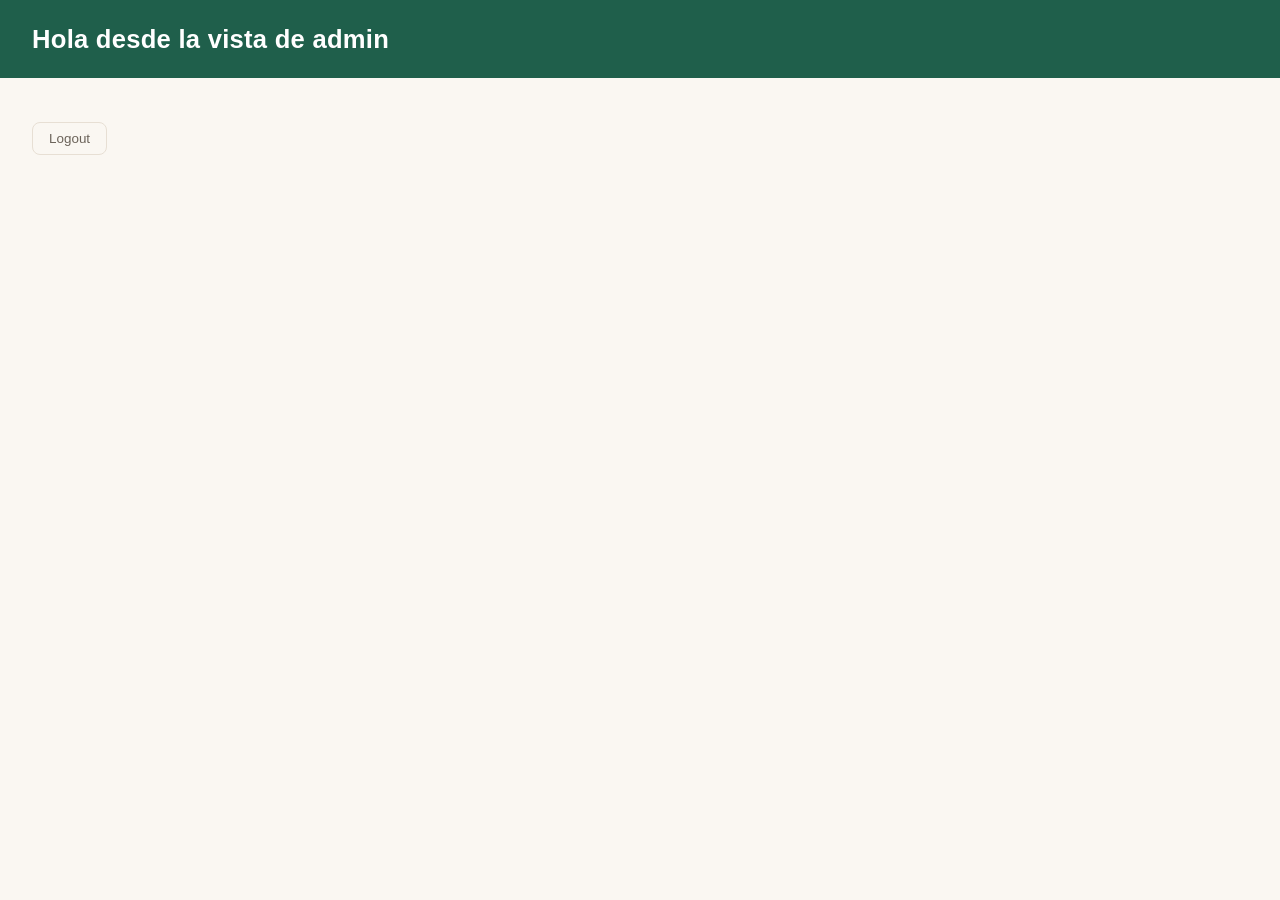
<file: src/pages/admin/home/home.html>
<!DOCTYPE html>
<html lang="es">

<head>
    <meta charset="UTF-8">
    <meta name="viewport" content="width=device-width, initial-scale=1.0">
    <link rel="stylesheet" href="../../../style.css">
    <title>Food Store: Vista del Administrador</title>
</head>

<body>
    <h1>Hola desde la vista de admin</h1>
    <button id="logoutButton">Logout</button>
    <script type="module" src="/src/main.ts"></script>
    <script type="module" src="./home.ts"></script>
</body>


</html>
</file>
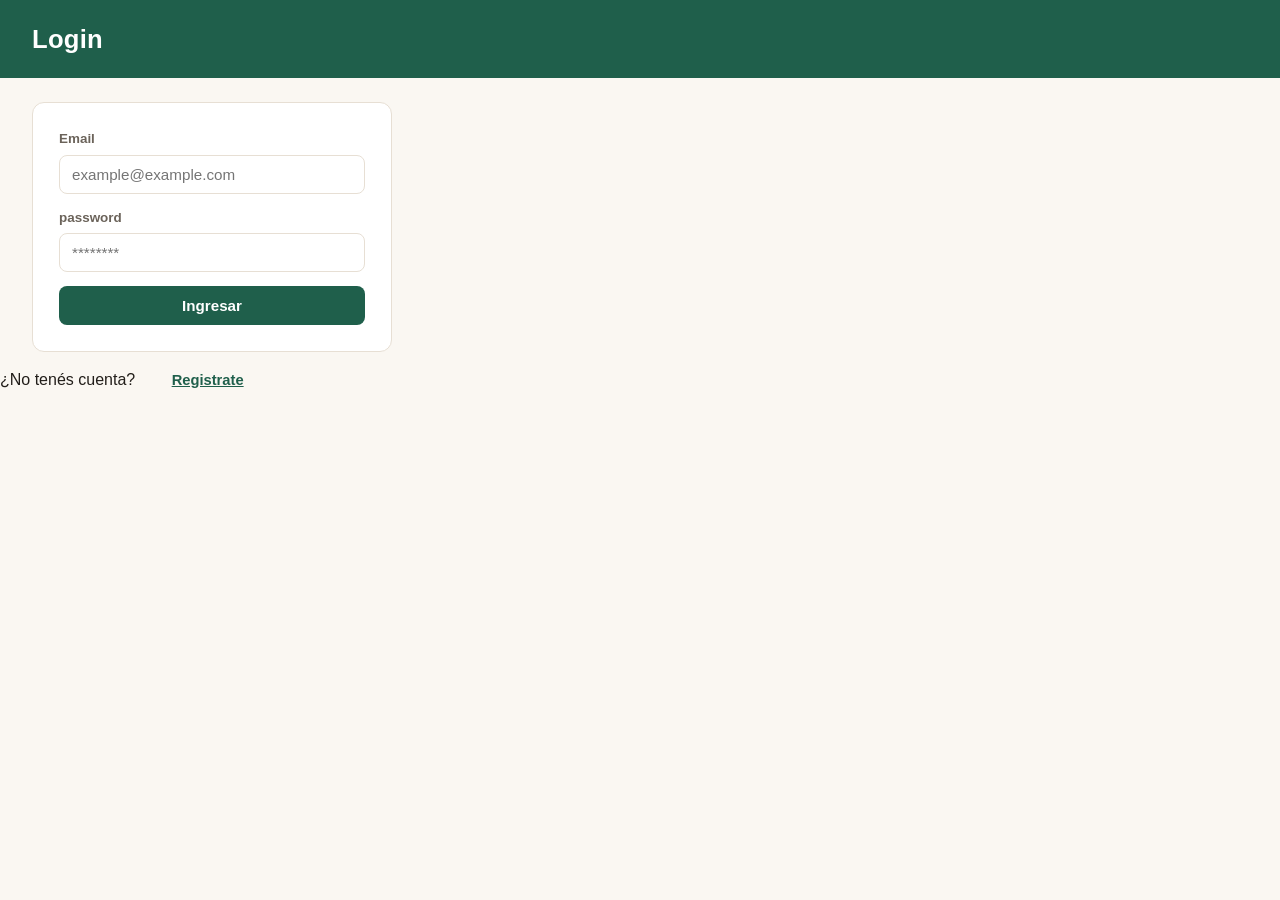
<file: src/pages/auth/login/login.html>
<!DOCTYPE html>
<html lang="en">

<head>
    <meta charset="UTF-8">
    <meta name="viewport" content="width=device-width, initial-scale=1.0">
    <link rel="stylesheet" href="../../../style.css">
    <title>Login</title>
</head>

<body>
    <h1> Login</h1>

    <form id="form">

        <div>
            <label for="email">Email</label>
            <input type="email" id="email" name="email" autocomplete="off" placeholder="example@example.com">
        </div>
        <div>
            <label for="password">password</label>
            <input type="password" id="password" name="password" autocomplete="off" placeholder="********">
        </div>
       
        <button type="submit">Ingresar</button>

    </form>

    <p>¿No tenés cuenta? <a href="/src/pages/auth/registro/registro.html">Registrate</a></p>

    <script type="module" src="./login.ts"></script>
</body>

</html>
</file>
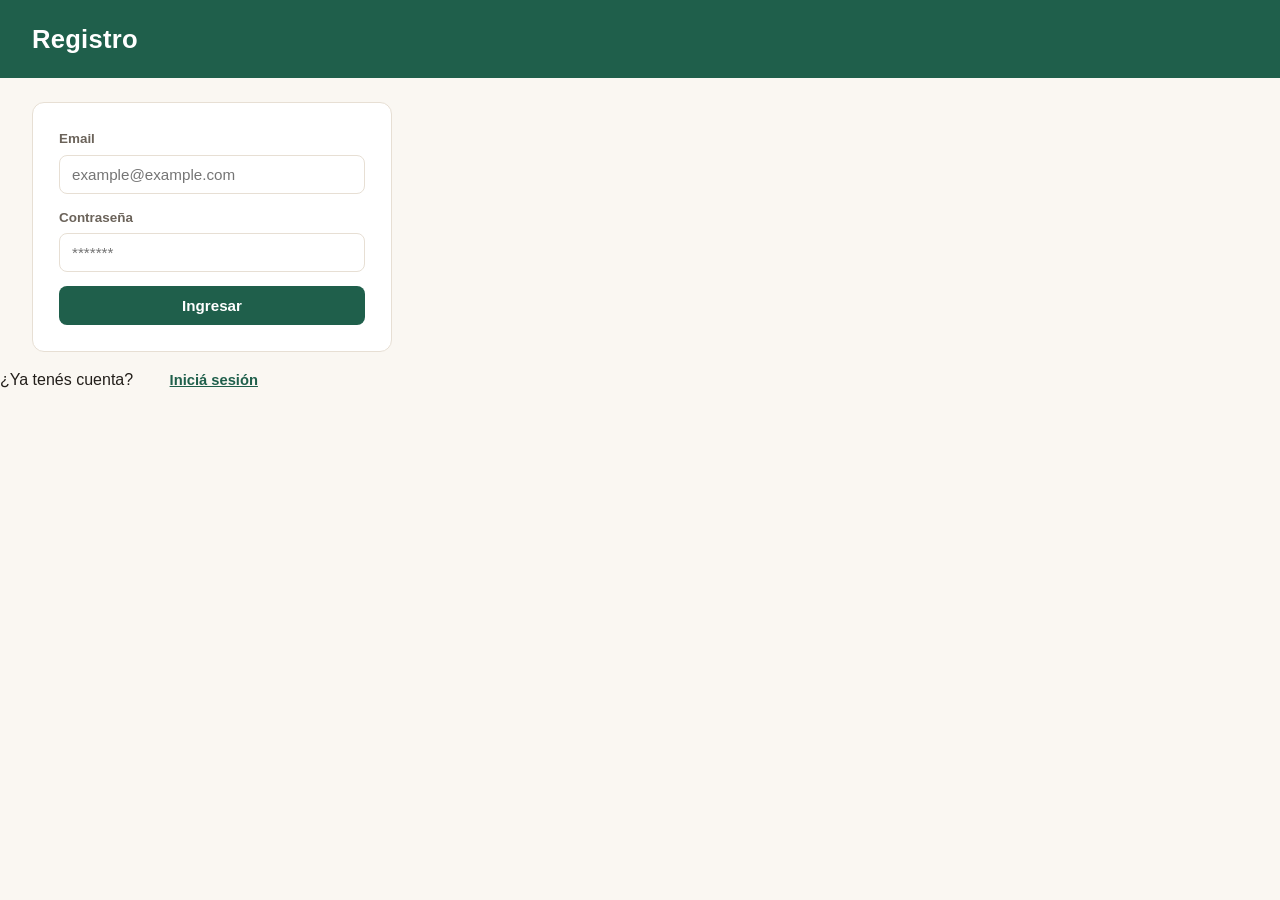
<file: src/pages/auth/registro/registro.html>
<!DOCTYPE html>
<html lang="en">

<head>
    <meta charset="UTF-8">
    <meta name="viewport" content="width=device-width, initial-scale=1.0">
    <link rel="stylesheet" href="../../../style.css">
    <title>Registro</title>
</head>

<body>
    <h1>Registro</h1>
    <form id="form"> 
        <div> 
            <label for="email">Email</label>
            <input type="email" id="email" name="email" autocomplete="off" placeholder="example@example.com">
        </div>
        <div>   
            <label for="password">Contraseña</label>
            <input type="password" id="password" name="password" autocomplete="off" placeholder="*******">
        </div>
        <button type="submit">Ingresar</button>
    </form>

    <p>¿Ya tenés cuenta? <a href="/src/pages/auth/login/login.html">Iniciá sesión</a></p>

    <script type="module" src="./registro.ts"></script>
</body>

</html>
</file>
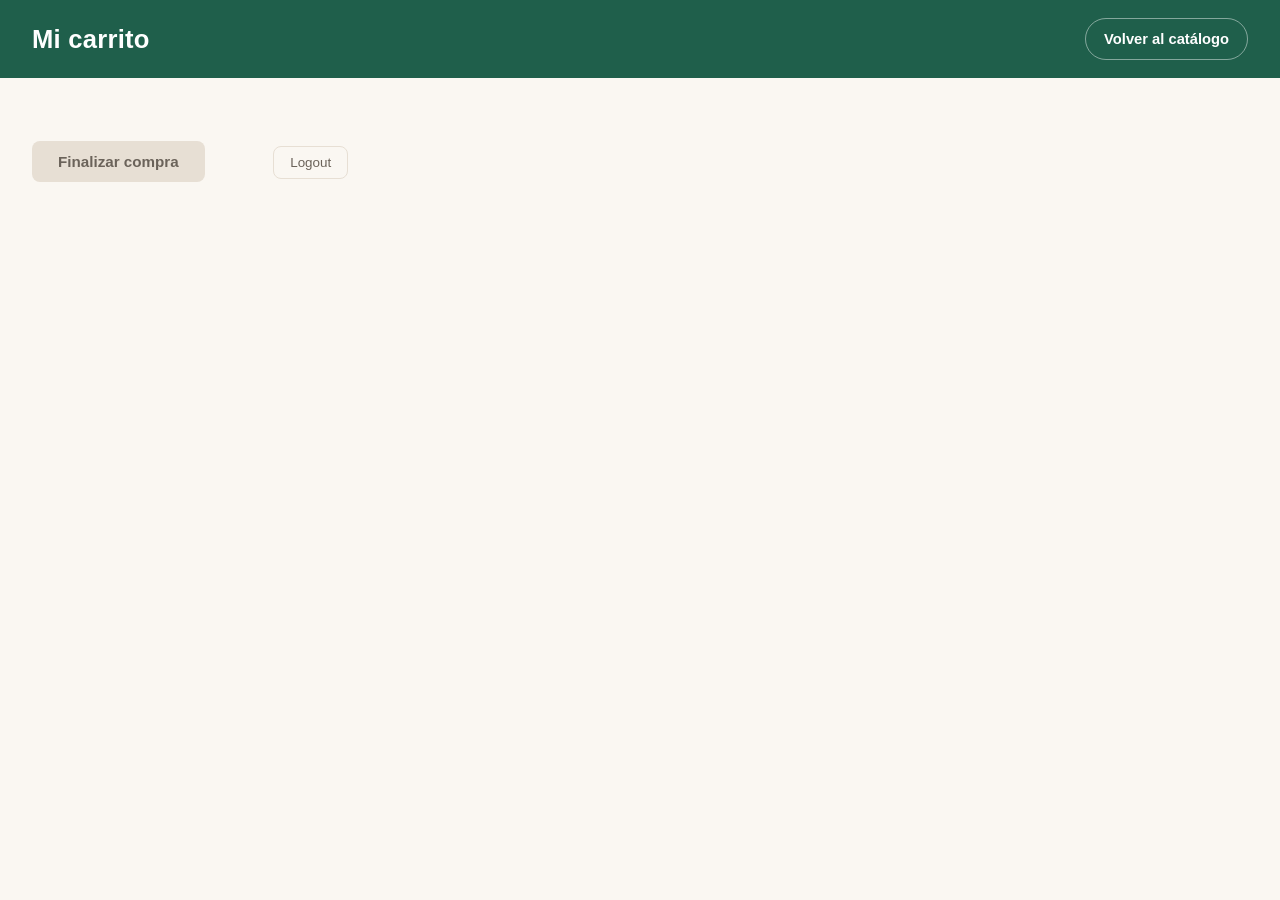
<file: src/pages/client/cart/cart.html>
<!DOCTYPE html>
<html lang="es">

<head>
    <meta charset="UTF-8">
    <meta name="viewport" content="width=device-width, initial-scale=1.0">
    <link rel="stylesheet" href="../../../style.css">
    <title>Mi carrito</title>
</head>

<body>
    <header class="barra">
      <h1>Mi carrito</h1>
      <a class="link-carrito" href="../home/home.html">
        <span>Volver al catálogo</span>
      </a>
    </header>

    <div id="contenedor-carrito"></div>

    <p id="total-carrito"></p>

    <button id="finalizar-compra" disabled>Finalizar compra</button>

    <button id="logoutButton">Logout</button>

    <script type="module" src="/src/main.ts"></script>
    <script type="module" src="./cart.ts"></script>
</body>

</html>
</file>
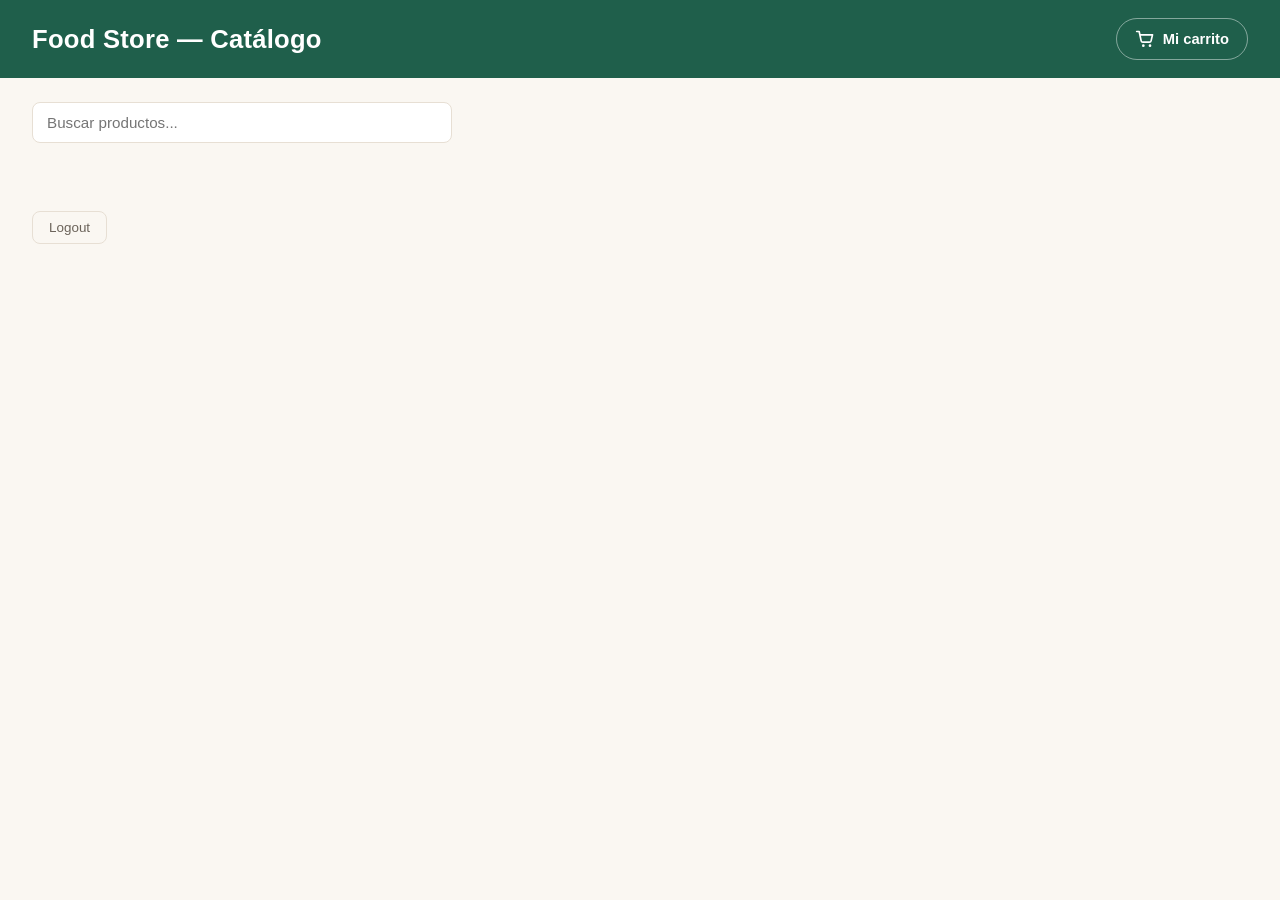
<file: src/pages/client/home/home.html>
<!DOCTYPE html>
<html lang="es">

<head>
    <meta charset="UTF-8">
    <meta name="viewport" content="width=device-width, initial-scale=1.0">
    <link rel="stylesheet" href="../../../style.css">
    <title>Food Store: Vista del Cliente</title>
</head>

<body>
    <header class="barra">
      <h1>Food Store — Catálogo</h1>
      <a class="link-carrito" href="../cart/cart.html">
        <svg class="icono-carrito" viewBox="0 0 24 24" width="20" height="20" aria-hidden="true" focusable="false">
        <path d="M2 3h3l2.4 11.2a2 2 0 0 0 2 1.6h7.9a2 2 0 0 0 2-1.6L21 7H6"
              fill="none" stroke="currentColor" stroke-width="2"
              stroke-linecap="round" stroke-linejoin="round"/>
        <circle cx="10" cy="20" r="1.6" fill="currentColor"/>
        <circle cx="18" cy="20" r="1.6" fill="currentColor"/>
      </svg>
        <span>Mi carrito</span>
      </a>
    </header>
    <input type="text" id="searchInput" placeholder="Buscar productos...">
    <div id="contenedor-categorias"></div>
    <div id="contenedor-productos"></div>


    <button id="logoutButton">Logout</button>
    <script type="module" src="/src/main.ts"></script>
    <script type="module" src="./home.ts"></script>
</body>

</html>
</file>
<file: src/style.css>
:root {
  --fondo: #FAF7F2;
  --superficie: #FFFFFF;
  --tinta: #221E1A;
  --tinta-suave: #6B635A;
  --borde: #E7DFD4;
  --verde: #1F5F4B;
  --verde-oscuro: #17473A;
  --naranja: #E07B39;
  --naranja-oscuro: #C96722;
}

* {
  box-sizing: border-box;
}

body {
  margin: 0;
  padding: 0 0 48px;
  background: var(--fondo);
  color: var(--tinta);
  font-family: "Helvetica Neue", Helvetica, Arial, sans-serif;
  line-height: 1.5;
}

/* --- barra superior --- */

.barra {
  display: flex;
  align-items: center;
  justify-content: space-between;
  gap: 16px;
  flex-wrap: wrap;
  margin-bottom: 24px;
  padding: 18px 32px;
  background: var(--verde);
}

.barra h1 {
  margin: 0;
  padding: 0;
  background: none;
  color: #FFFFFF;
  font-size: 1.6rem;
  letter-spacing: 0.01em;
}

.link-carrito {
  display: inline-flex;
  align-items: center;
  gap: 8px;
  margin: 0;
  padding: 9px 18px;
  border: 1px solid rgba(255, 255, 255, 0.45);
  border-radius: 999px;
  background: transparent;
  color: #FFFFFF;
  font-size: 0.92rem;
  font-weight: 600;
  text-decoration: none;
  transition: background 0.15s, border-color 0.15s;
}

.link-carrito:hover {
  background: rgba(255, 255, 255, 0.15);
  border-color: #FFFFFF;
}

.icono-carrito {
  flex-shrink: 0;
}

h1 {
  margin: 0 0 24px;
  padding: 20px 32px;
  background: var(--verde);
  color: #FFFFFF;
  font-size: 1.6rem;
  letter-spacing: 0.01em;
}

/* --- buscador --- */

#searchInput {
  display: block;
  width: calc(100% - 64px);
  max-width: 420px;
  margin: 0 32px 20px;
  padding: 11px 14px;
  border: 1px solid var(--borde);
  border-radius: 8px;
  background: var(--superficie);
  font-size: 0.95rem;
  font-family: inherit;
}

#searchInput:focus {
  outline: none;
  border-color: var(--verde);
}

/* --- categorias --- */

#contenedor-categorias {
  display: flex;
  flex-wrap: wrap;
  gap: 8px;
  margin: 0 32px 28px;
}

.categoria {
  padding: 7px 16px;
  border: 1px solid var(--borde);
  border-radius: 999px;
  background: var(--superficie);
  color: var(--tinta-suave);
  font-size: 0.88rem;
  cursor: pointer;
  user-select: none;
  transition: background 0.15s, color 0.15s, border-color 0.15s;
}

.categoria:hover {
  background: var(--verde);
  border-color: var(--verde);
  color: #FFFFFF;
}

/* --- grilla de productos --- */

#contenedor-productos {
  display: grid;
  grid-template-columns: repeat(auto-fill, minmax(230px, 1fr));
  gap: 20px;
  margin: 0 32px;
}

.producto {
  display: flex;
  flex-direction: column;
  background: var(--superficie);
  border: 1px solid var(--borde);
  border-radius: 12px;
  overflow: hidden;
  box-shadow: 0 1px 3px rgba(34, 30, 26, 0.05);
  transition: box-shadow 0.18s, transform 0.18s;
}

.producto:hover {
  box-shadow: 0 6px 18px rgba(34, 30, 26, 0.1);
  transform: translateY(-2px);
}

.producto img {
  order: -1;
  width: 100%;
  height: 160px;
  object-fit: cover;
  display: block;
}

.producto h3 {
  margin: 14px 16px 6px;
  font-size: 1.02rem;
}

.producto p {
  margin: 0 16px 6px;
  font-size: 0.86rem;
  color: var(--tinta-suave);
}

.producto p:nth-of-type(2) {
  margin-top: 6px;
  color: var(--tinta);
  font-size: 1.12rem;
  font-weight: 700;
}

.producto button {
  margin: 12px 16px 16px;
  padding: 10px;
  border: none;
  border-radius: 8px;
  background: var(--naranja);
  color: #FFFFFF;
  font-size: 0.9rem;
  font-weight: 600;
  font-family: inherit;
  cursor: pointer;
  transition: background 0.15s;
}

.producto button:hover {
  background: var(--naranja-oscuro);
}

/* --- carrito --- */

#contenedor-carrito {
  display: flex;
  flex-direction: column;
  gap: 12px;
  margin: 0 32px 24px;
  max-width: 680px;
}

.item-carrito {
  display: grid;
  grid-template-columns: 1fr auto auto auto;
  align-items: center;
  gap: 10px;
  padding: 16px;
  background: var(--superficie);
  border: 1px solid var(--borde);
  border-radius: 12px;
}

.item-carrito h3 {
  grid-column: 1 / -1;
  margin: 0;
  font-size: 1rem;
}

.item-carrito p {
  margin: 0;
  grid-column: 1 / -1;
  font-size: 0.86rem;
  color: var(--tinta-suave);
}

.item-carrito button {
  padding: 7px 14px;
  border: 1px solid var(--borde);
  border-radius: 8px;
  background: var(--fondo);
  color: var(--tinta);
  font-size: 0.86rem;
  font-family: inherit;
  cursor: pointer;
}

.item-carrito button:hover {
  background: var(--borde);
}

#total-carrito {
  margin: 0 32px 16px;
  font-size: 1.3rem;
  font-weight: 700;
}

#finalizar-compra {
  margin: 0 32px 12px;
  padding: 12px 26px;
  border: none;
  border-radius: 8px;
  background: var(--naranja);
  color: #FFFFFF;
  font-size: 0.95rem;
  font-weight: 600;
  font-family: inherit;
  cursor: pointer;
}

#finalizar-compra:disabled {
  background: var(--borde);
  color: var(--tinta-suave);
  cursor: not-allowed;
}

/* --- navegacion y logout --- */

a {
  display: inline-block;
  margin: 0 32px 16px;
  color: var(--verde);
  font-size: 0.92rem;
  font-weight: 600;
}

#logoutButton {
  margin: 20px 32px 0;
  padding: 8px 16px;
  border: 1px solid var(--borde);
  border-radius: 8px;
  background: transparent;
  color: var(--tinta-suave);
  font-size: 0.84rem;
  font-family: inherit;
  cursor: pointer;
}

#logoutButton:hover {
  border-color: var(--tinta-suave);
}

/* --- formularios de login y registro --- */

form {
  max-width: 360px;
  margin: 0 32px;
  padding: 26px;
  background: var(--superficie);
  border: 1px solid var(--borde);
  border-radius: 12px;
}

form div {
  margin-bottom: 14px;
}

label {
  display: block;
  margin-bottom: 5px;
  font-size: 0.84rem;
  font-weight: 600;
  color: var(--tinta-suave);
}

form input {
  width: 100%;
  padding: 10px 12px;
  border: 1px solid var(--borde);
  border-radius: 8px;
  font-size: 0.95rem;
  font-family: inherit;
}

form input:focus {
  outline: none;
  border-color: var(--verde);
}

form button {
  width: 100%;
  padding: 11px;
  border: none;
  border-radius: 8px;
  background: var(--verde);
  color: #FFFFFF;
  font-size: 0.95rem;
  font-weight: 600;
  font-family: inherit;
  cursor: pointer;
}

form button:hover {
  background: var(--verde-oscuro);
}

/* --- productos sin stock --- */

.producto.agotado img {
  filter: grayscale(0.85);
  opacity: 0.55;
}

.producto .stock {
  font-weight: 600;
}

.producto.agotado .stock {
  color: #B4452A;
}

.producto button:disabled {
  background: var(--borde);
  color: var(--tinta-suave);
  cursor: not-allowed;
}

.producto button:disabled:hover {
  background: var(--borde);
}
</file>
